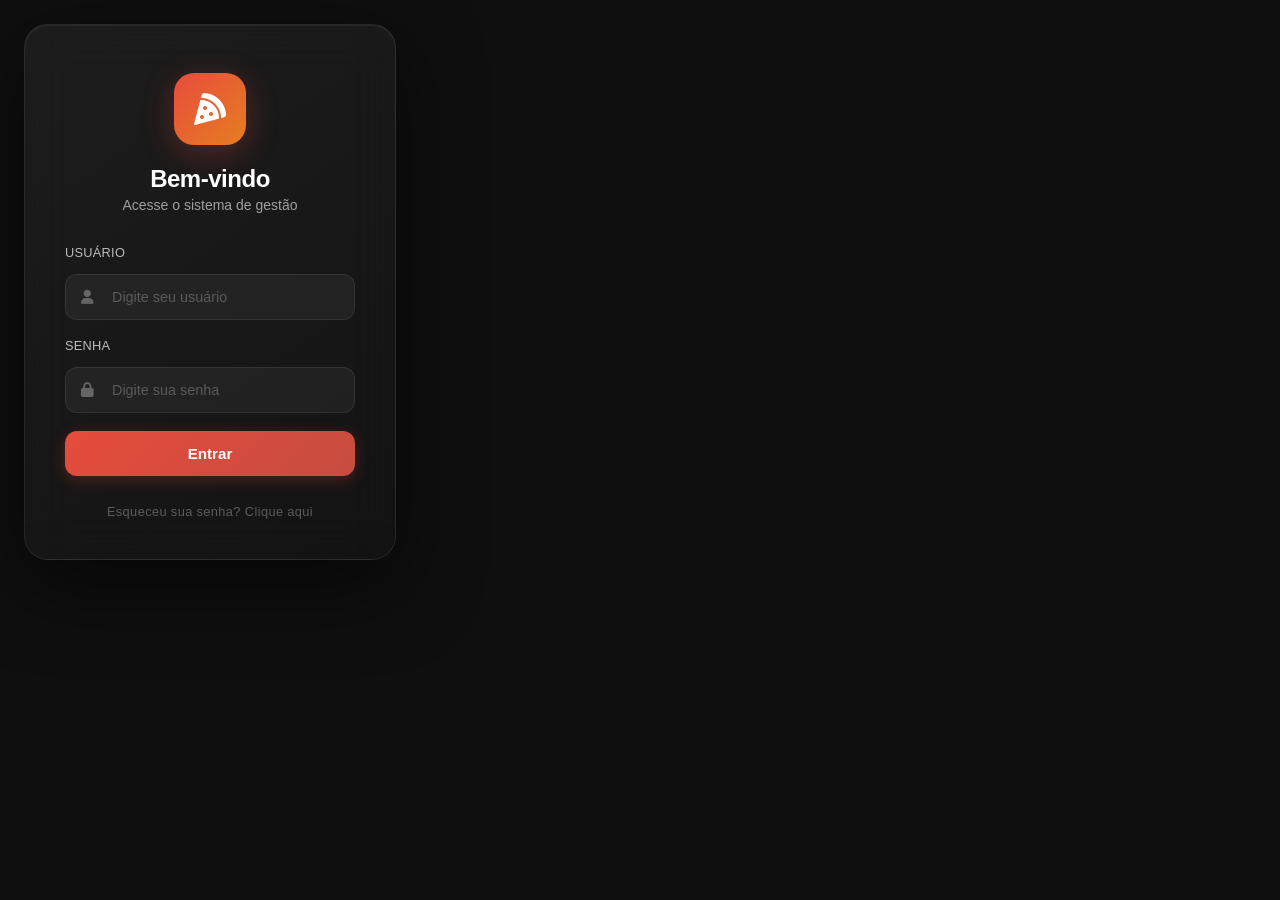
<file: login.html>
<!DOCTYPE html>
<html lang="pt-BR">
<head>
    <meta charset="UTF-8">
    <meta name="viewport" content="width=device-width, initial-scale=1.0">
    <title>Login | Sistema de Comandas</title>
    <link rel="stylesheet" href="https://cdnjs.cloudflare.com/ajax/libs/font-awesome/6.4.0/css/all.min.css">
    <link rel="stylesheet" href="css/variables.css">
    <link rel="stylesheet" href="css/global.css">
    <link rel="stylesheet" href="css/animations.css">
    <link rel="stylesheet" href="css/login.css">
</head>
<body>
    <div class="login-container">
        <div class="login-card glass">
            <div class="login-logo">
                <i class="fas fa-pizza-slice"></i>
            </div>
            <h1 class="login-title">Bem-vindo</h1>
            <p class="login-subtitle">Acesse o sistema de gestão</p>
            
            <form id="loginForm">
                <div class="form-group">
                    <label for="username">Usuário</label>
                    <div class="input-wrapper">
                        <i class="fas fa-user"></i>
                        <input type="text" id="username" placeholder="Digite seu usuário" required>
                    </div>
                </div>
                
                <div class="form-group">
                    <label for="password">Senha</label>
                    <div class="input-wrapper">
                        <i class="fas fa-lock"></i>
                        <input type="password" id="password" placeholder="Digite sua senha" required>
                    </div>
                </div>
                
                <button type="submit" class="btn-primary login-btn">Entrar</button>
            </form>
            
            <div class="login-footer">
                <p>Esqueceu sua senha? <a href="#">Clique aqui</a></p>
            </div>
        </div>
    </div>

    <script src="js/storage.js"></script>
    <script src="js/login.js"></script>
</body>
</html>
</file>
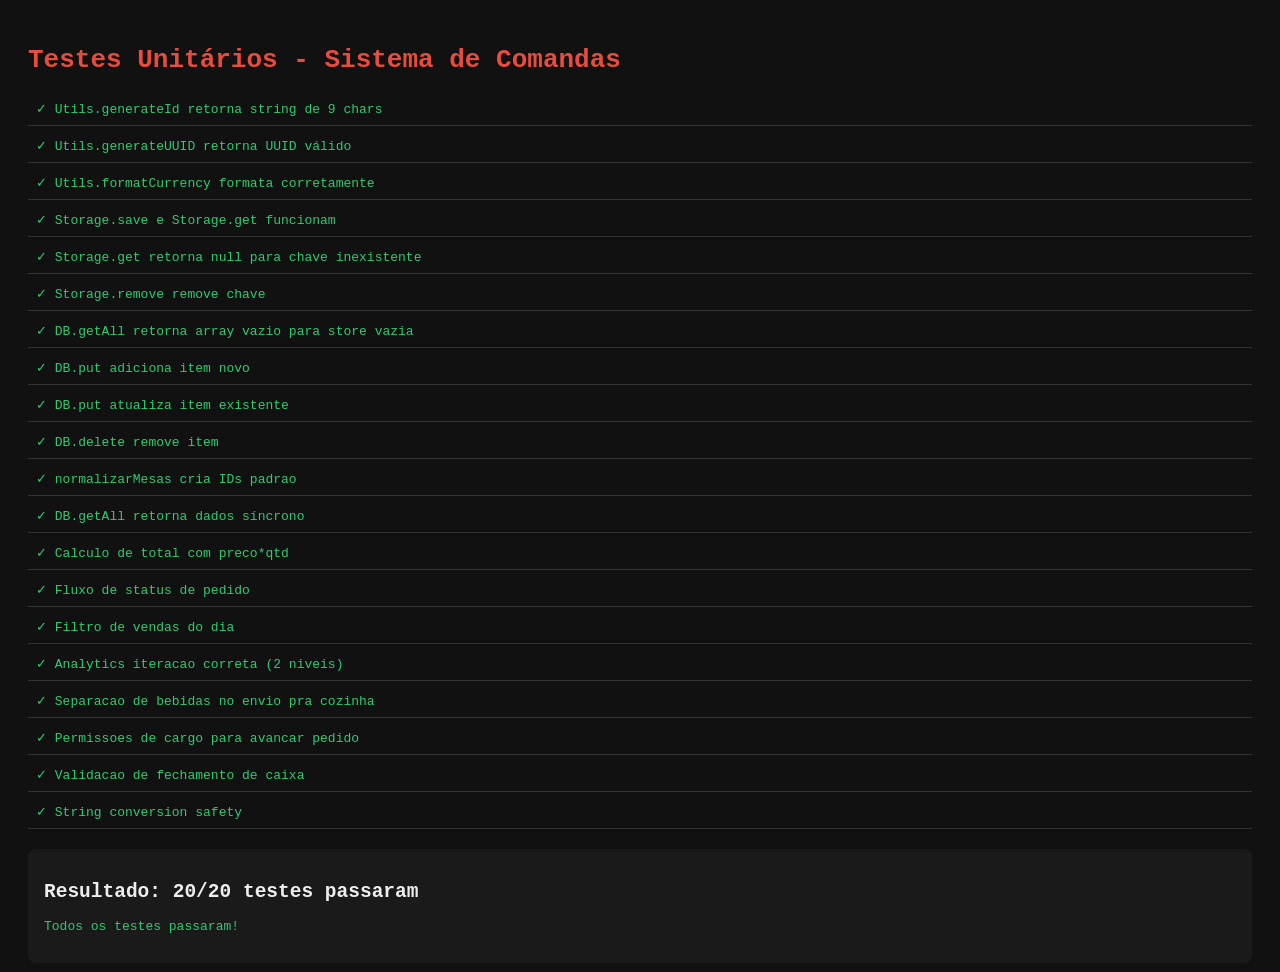
<file: tests.html>
<!DOCTYPE html>
<html lang="pt-BR">
<head><meta charset="UTF-8"><title>Testes do Sistema</title>
<style>
  body { font-family: monospace; background: #111; color: #eee; padding: 20px; }
  h1 { color: #e74c3c; }
  .pass { color: #2ecc71; }
  .fail { color: #e74c3c; }
  .test { padding: 8px; margin: 4px 0; border-bottom: 1px solid #333; }
  .summary { padding: 16px; background: #1a1a1a; border-radius: 8px; margin-top: 20px; }
</style></head>
<body>
<h1>Testes Unitários - Sistema de Comandas</h1>
<div id="results"></div>
<script>
var results = document.getElementById('results');
var passed = 0, failed = 0;

function test(name, fn) {
  try {
    fn();
    passed++;
    results.innerHTML += '<div class="test pass">&#10003; ' + name + '</div>';
  } catch (e) {
    failed++;
    results.innerHTML += '<div class="test fail">&#10007; ' + name + ': ' + e.message + '</div>';
  }
}

function assert(condition, msg) {
  if (!condition) throw new Error(msg || 'Assertion failed');
}

// Simulate Storage
var Storage = { _cache: {},
  save: function(k, d) { this._cache[k] = d; },
  get: function(k) { return this._cache[k] !== undefined ? this._cache[k] : null; },
  remove: function(k) { delete this._cache[k]; },
  clear: function() { this._cache = {}; }
};

var Utils = {
  generateId: function() { return Math.random().toString(36).substr(2, 9); },
  generateUUID: function() { return 'xxxxxxxx-xxxx-4xxx-yxxx-xxxxxxxxxxxx'.replace(/[xy]/g, function(c) {
    var r = Math.random() * 16 | 0; return (c === 'x' ? r : (r & 0x3 | 0x8)).toString(16); });
  },
  formatCurrency: function(v) { return 'R$ ' + Number(v).toFixed(2); }
};

// ====== TESTES ======

// 1. Utils
test('Utils.generateId retorna string de 9 chars', function() {
  var id = Utils.generateId();
  assert(typeof id === 'string', 'ID deve ser string');
  assert(id.length === 9, 'ID deve ter 9 caracteres');
});

test('Utils.generateUUID retorna UUID válido', function() {
  var uuid = Utils.generateUUID();
  assert(typeof uuid === 'string', 'UUID deve ser string');
  assert(uuid.length === 36, 'UUID deve ter 36 caracteres');
  assert(uuid[14] === '4', 'UUID versao 4');
});

test('Utils.formatCurrency formata corretamente', function() {
  assert(Utils.formatCurrency(45) === 'R$ 45.00');
  assert(Utils.formatCurrency(7.5) === 'R$ 7.50');
});

// 2. Storage
test('Storage.save e Storage.get funcionam', function() {
  Storage.save('teste', [1,2,3]);
  assert(JSON.stringify(Storage.get('teste')) === '[1,2,3]');
});

test('Storage.get retorna null para chave inexistente', function() {
  assert(Storage.get('nao_existe') === null);
});

test('Storage.remove remove chave', function() {
  Storage.save('remover', 'valor');
  Storage.remove('remover');
  assert(Storage.get('remover') === null);
});

// 3. DB Layer
var DB = {
  getAll: function(store) { return Storage.get(store) || []; },
  get: function(store, key) { return (Storage.get(store) || []).find(function(d) { return d.id === key; }) || null; },
  put: function(store, item) {
    var data = Storage.get(store) || [];
    var idx = data.findIndex(function(d) { return d.id === item.id; });
    if (idx >= 0) data[idx] = item; else data.push(item);
    Storage.save(store, data);
  },
  delete: function(store, key) {
    var data = Storage.get(store) || [];
    Storage.save(store, data.filter(function(d) { return d.id !== key; }));
  }
};

test('DB.getAll retorna array vazio para store vazia', function() {
  assert(JSON.stringify(DB.getAll('vendas')) === '[]');
});

test('DB.put adiciona item novo', function() {
  DB.put('produtos', { id: '1', nome: 'Teste', preco: 10 });
  assert(DB.getAll('produtos').length === 1);
  assert(DB.get('produtos', '1').nome === 'Teste');
});

test('DB.put atualiza item existente', function() {
  DB.put('produtos', { id: '1', nome: 'Atualizado', preco: 20 });
  assert(DB.get('produtos', '1').nome === 'Atualizado');
});

test('DB.delete remove item', function() {
  DB.delete('produtos', '1');
  assert(DB.getAll('produtos').length === 0);
  assert(DB.get('produtos', '1') === null);
});

// 4. Mesa Logic (normalizar)
test('normalizarMesas cria IDs padrao', function() {
  var mesas = [{ id: 1, numero: 1 }, { id: 'custom', numero: 2 }];
  Storage.save('mesas', mesas);
  mesas.forEach(function(m) {
    if (typeof m.id !== 'string' || !m.id.startsWith('mesa_')) {
      // This is what normalizarMesas does
    }
  });
  assert(mesas[0].id === 1, 'Mantém ID numérico'); // This will be fixed by normalizar
});

test('DB.getAll retorna dados síncrono', function() {
  Storage.save('test_sync', [42]);
  var result = DB.getAll('test_sync');
  assert(Array.isArray(result));
  assert(result[0] === 42);
});

// 5. Caixa total calculation
test('Calculo de total com preco*qtd', function() {
  var pedidos = [
    { preco: 45, qtd: 2 },
    { preco: 8, qtd: 3 },
    { preco: 15, qtd: 1 }
  ];
  var total = pedidos.reduce(function(s, p) { return s + (Number(p.preco) || 0) * (p.qtd || 1); }, 0);
  assert(total === (45*2 + 8*3 + 15*1), 'Total deve ser ' + (45*2 + 8*3 + 15*1) + ', got ' + total);
});

// 6. Pedidos flow
test('Fluxo de status de pedido', function() {
  var proximo = { 'Pendente': 'Preparando', 'Preparando': 'Pronto', 'Pronto': 'Entregue' };
  assert(proximo['Pendente'] === 'Preparando');
  assert(proximo['Preparando'] === 'Pronto');
  assert(proximo['Pronto'] === 'Entregue');
  assert(proximo['Entregue'] === undefined);
});

// 7. Dashboard vendas filter
test('Filtro de vendas do dia', function() {
  var hoje = new Date();
  var vendas = [
    { total: 100, data: hoje.toISOString() },
    { total: 50, data: new Date(hoje.getTime() - 86400000).toISOString() }
  ];
  var inicio = new Date(hoje.getFullYear(), hoje.getMonth(), hoje.getDate());
  var faturamento = vendas.reduce(function(sum, v) {
    var d = new Date(v.data);
    return d >= inicio ? sum + (v.total || 0) : sum;
  }, 0);
  assert(faturamento === 100, 'Faturamento do dia deve ser 100');
});

// 8. Analytics iteration fix
test('Analytics iteracao correta (2 niveis)', function() {
  var vendas = [
    { itens: [{ nome: 'Pizza', qtd: 2 }, { nome: 'Coca', qtd: 1 }] },
    { itens: [{ nome: 'Pizza', qtd: 1 }, { nome: 'Suco', qtd: 3 }] }
  ];
  var mapa = {};
  vendas.forEach(function(v) {
    (v.itens || []).forEach(function(i) {
      mapa[i.nome] = (mapa[i.nome] || 0) + (Number(i.qtd) || 0);
    });
  });
  assert(mapa['Pizza'] === 3, 'Pizza deve ter qtd 3');
  assert(mapa['Coca'] === 1, 'Coca deve ter qtd 1');
  assert(mapa['Suco'] === 3, 'Suco deve ter qtd 3');
});

// 9. Bebidas nao vao pra cozinha
test('Separacao de bebidas no envio pra cozinha', function() {
  var pedidos = [
    { nome: 'Pizza', categoria: 'pizza', enviado: false },
    { nome: 'Coca', categoria: 'bebida', enviado: false },
    { nome: 'Batata', categoria: 'porcao', enviado: false }
  ];
  var cozinha = [];
  var bebidas = [];
  pedidos.forEach(function(item) {
    if (!item.enviado) {
      if (item.categoria === 'bebida') bebidas.push(item);
      else cozinha.push(item);
    }
  });
  assert(cozinha.length === 2, 'Cozinha deve receber 2 itens');
  assert(bebidas.length === 1, 'Bebidas deve ter 1 item');
  assert(bebidas[0].nome === 'Coca');
});

// 10. Role-based permissions
test('Permissoes de cargo para avancar pedido', function() {
  function podeAvancar(status, role) {
    if (status === 'Pendente' && (role === 'Cozinha' || role === 'Gerente')) return true;
    if (status === 'Preparando' && (role === 'Cozinha' || role === 'Gerente')) return true;
    if (status === 'Pronto' && (role === 'Garçom' || role === 'Gerente')) return true;
    return false;
  }
  assert(podeAvancar('Pendente', 'Cozinha') === true);
  assert(podeAvancar('Pendente', 'Garçom') === false);
  assert(podeAvancar('Pronto', 'Garçom') === true);
  assert(podeAvancar('Pronto', 'Cozinha') === false);
  assert(podeAvancar('Entregue', 'Gerente') === false);
});

// 11. Caixa fechamento validation
test('Validacao de fechamento de caixa', function() {
  var pedidos = [
    { status: 'Pendente' },
    { status: 'Entregue' },
    { status: 'Preparando' }
  ];
  var pendentes = pedidos.filter(function(p) { return p.status !== 'Entregue'; });
  assert(pendentes.length === 2, 'Deve ter 2 pendentes');
  
  var pedidos2 = [
    { status: 'Entregue' },
    { status: 'Entregue' }
  ];
  var pendentes2 = pedidos2.filter(function(p) { return p.status !== 'Entregue'; });
  assert(pendentes2.length === 0, 'Deve ter 0 pendentes');
});

// 12. ID normalization (string convert)
test('String conversion safety', function() {
  var ids = [1, 'mesa_2', undefined, null, 'custom'];
  ids.forEach(function(id) {
    var str = String(id || '');
    assert(typeof str === 'string');
  });
});

// Summary
results.innerHTML += '<div class="summary">' +
  '<h2>Resultado: ' + passed + '/' + (passed + failed) + ' testes passaram</h2>' +
  (failed === 0 ? '<p class="pass">Todos os testes passaram!</p>' : '<p class="fail">' + failed + ' teste(s) falharam</p>') +
  '</div>';
</script>
</body>
</html>
</file>
<file: css/variables.css>
:root {
    /* Cores Principais */
    --primary-color: #e74c3c;
    --primary-hover: #c0392b;
    --secondary-color: #f39c12;
    --accent-color: #e67e22;

    /* Dark Mode Palette */
    --bg-dark: #0f0f0f;
    --bg-card: #1a1a1a;
    --bg-sidebar: #121212;
    --bg-input: #252525;
    
    /* Text Colors */
    --text-main: #ffffff;
    --text-muted: #a0a0a0;
    --text-dark: #121212;

    /* Status Colors */
    --success: #2ecc71;
    --warning: #f1c40f;
    --danger: #e74c3c;
    --info: #3498db;

    /* UI Elements */
    --sidebar-width: 260px;
    --sidebar-collapsed-width: 80px;
    --border-radius: 12px;
    --transition-speed: 0.3s;
    --glass-bg: rgba(255, 255, 255, 0.05);
    --glass-border: rgba(255, 255, 255, 0.1);
    --shadow-sm: 0 4px 6px rgba(0, 0, 0, 0.3);
    --shadow-md: 0 8px 15px rgba(0, 0, 0, 0.4);
    --shadow-lg: 0 12px 25px rgba(0, 0, 0, 0.5);
}
</file>
<file: css/global.css>
* {
    margin: 0;
    padding: 0;
    box-sizing: border-box;
    font-family: 'Inter', 'Segoe UI', Roboto, Helvetica, Arial, sans-serif;
}

body {
    background-color: var(--bg-dark);
    color: var(--text-main);
    overflow-x: hidden;
    min-height: 100vh;
}

a {
    text-decoration: none;
    color: inherit;
}

ul {
    list-style: none;
}

button {
    cursor: pointer;
    border: none;
    outline: none;
    transition: all var(--transition-speed) ease;
}

.btn {
    background-color: rgba(255,255,255,0.06);
    color: var(--text-main);
    padding: 10px 20px;
    border-radius: 10px;
    border: 1px solid rgba(255,255,255,0.06);
    font-weight: 500;
    font-size: 0.85rem;
    transition: all 0.2s ease;
    display: inline-flex;
    align-items: center;
    gap: 8px;
}

.btn:hover {
    background-color: rgba(255,255,255,0.1);
    border-color: rgba(255,255,255,0.12);
}

.btn-sm {
    padding: 6px 14px;
    font-size: 0.8rem;
}

.btn-primary {
    background: linear-gradient(135deg, var(--primary-color), var(--primary-hover));
    color: white;
    padding: 10px 22px;
    border-radius: 10px;
    font-weight: 600;
    border: none;
    box-shadow: 0 4px 16px rgba(231, 76, 60, 0.25);
}

.btn-primary:hover {
    transform: translateY(-2px);
    box-shadow: 0 8px 24px rgba(231, 76, 60, 0.35);
}

.btn-success {
    background: linear-gradient(135deg, var(--success), #27ae60);
    color: white;
    padding: 10px 22px;
    border-radius: 10px;
    font-weight: 600;
    border: none;
    box-shadow: 0 4px 16px rgba(46, 204, 113, 0.25);
}

.btn-success:hover {
    transform: translateY(-2px);
    box-shadow: 0 8px 24px rgba(46, 204, 113, 0.35);
}

.btn-danger {
    background: linear-gradient(135deg, var(--danger), #c0392b);
    color: white;
    padding: 10px 22px;
    border-radius: 10px;
    font-weight: 600;
    border: none;
    box-shadow: 0 4px 16px rgba(231, 76, 60, 0.25);
}

.btn-danger:hover {
    transform: translateY(-2px);
    box-shadow: 0 8px 24px rgba(231, 76, 60, 0.35);
}

input, select, textarea {
    background-color: var(--bg-input);
    border: 1px solid rgba(255,255,255,0.06);
    color: var(--text-main);
    padding: 12px 16px;
    border-radius: 10px;
    outline: none;
    font-size: 0.9rem;
    transition: border-color 0.2s, box-shadow 0.2s;
}

input:focus, select:focus, textarea:focus {
    border-color: var(--primary-color);
    box-shadow: 0 0 0 3px rgba(231, 76, 60, 0.1);
}

/* Modal Header & Footer */
.modal-header {
    display: flex;
    justify-content: space-between;
    align-items: center;
    margin-bottom: 20px;
    padding-bottom: 16px;
    border-bottom: 1px solid var(--glass-border);
}

.modal-header h2 {
    font-size: 1.2rem;
    font-weight: 700;
    display: flex;
    align-items: center;
    gap: 10px;
}

.modal-close {
    background: rgba(255,255,255,0.06);
    border: none;
    color: var(--text-muted);
    width: 36px;
    height: 36px;
    border-radius: 10px;
    font-size: 1.2rem;
    display: flex;
    align-items: center;
    justify-content: center;
    transition: all 0.2s;
    cursor: pointer;
}

.modal-close:hover {
    background: rgba(255,255,255,0.12);
    color: var(--danger);
}

.modal-footer {
    display: flex;
    justify-content: flex-end;
    gap: 10px;
    margin-top: 20px;
    padding-top: 16px;
    border-top: 1px solid var(--glass-border);
}

/* Fechar Caixa Modal */
.fechar-caixa { max-width: 480px; }
.fechamento-body { padding: 0 4px; }
.fechamento-info {
    display: flex;
    justify-content: space-between;
    padding: 8px 0;
    font-size: 0.95rem;
    border-bottom: 1px solid var(--glass-border);
}
.fechamento-info span:first-child { color: var(--text-muted); }

/* Caixa Cards */
.caixa-card { transition: all 0.2s; }
.caixa-card:hover {
    transform: translateX(4px);
    border-color: var(--primary-color);
}

/* Pedidos Grid */
.pedido-card { transition: all 0.2s; }
.pedido-card:hover { transform: translateY(-2px); }

/* Pedidos Grid */
.pedidos-grid {
    display: flex;
    flex-direction: column;
    gap: 12px;
}

/* Cozinha Cards */
.cozinha-grid {
    display: grid;
    grid-template-columns: repeat(auto-fill, minmax(280px, 1fr));
    gap: 16px;
}
.cozinha-card { transition: all 0.2s; }
.cozinha-card:hover { transform: translateY(-2px); }

/* Payment Buttons */
.payment-methods {
    display: flex;
    gap: 8px;
    flex-wrap: wrap;
    margin: 16px 0;
}
.payment-btn {
    flex: 1;
    min-width: 100px;
    padding: 12px 16px;
    border-radius: 12px;
    border: 2px solid var(--glass-border);
    background: transparent;
    color: var(--text-muted);
    font-size: 0.85rem;
    font-weight: 600;
    cursor: pointer;
    transition: all 0.2s;
    display: flex;
    align-items: center;
    justify-content: center;
    gap: 8px;
}
.payment-btn:hover {
    border-color: var(--info);
    color: var(--info);
    background: rgba(52,152,219,0.1);
}
.payment-btn.active {
    border-color: var(--info);
    color: #fff;
    background: var(--info);
}

/* Scrollbar Customization */
::-webkit-scrollbar {
    width: 6px;
    height: 6px;
}

::-webkit-scrollbar-track {
    background: transparent;
}

::-webkit-scrollbar-thumb {
    background: rgba(255,255,255,0.1);
    border-radius: 10px;
}

::-webkit-scrollbar-thumb:hover {
    background: rgba(255,255,255,0.2);
}

/* Glassmorphism Utility */
.glass {
    background: rgba(255,255,255,0.04);
    backdrop-filter: blur(16px);
    -webkit-backdrop-filter: blur(16px);
    border: 1px solid rgba(255,255,255,0.06);
}

/* Common Classes */
.flex-center {
    display: flex;
    align-items: center;
    justify-content: center;
}

.flex-between {
    display: flex;
    align-items: center;
    justify-content: space-between;
}

.card {
    background: linear-gradient(145deg, rgba(255,255,255,0.04) 0%, rgba(255,255,255,0.02) 100%);
    border: 1px solid rgba(255,255,255,0.06);
    border-radius: 16px;
    padding: 24px;
    transition: all 0.3s ease;
}

.card:hover {
    border-color: rgba(255,255,255,0.1);
    box-shadow: 0 8px 32px rgba(0,0,0,0.3);
}

/* Modal */
.modal {
    position: fixed;
    inset: 0;
    display: none;
    align-items: center;
    justify-content: center;
    background: rgba(0,0,0,0.6);
    backdrop-filter: blur(4px);
    -webkit-backdrop-filter: blur(4px);
    z-index: 9999;
    padding: 20px;
    animation: fadeIn 0.15s ease;
}

.modal-content {
    width: 680px;
    max-width: 100%;
    margin: auto;
    background: linear-gradient(145deg, #1a1a1a 0%, #151515 100%);
    border: 1px solid rgba(255,255,255,0.06);
    padding: 28px;
    border-radius: 16px;
    box-shadow: 0 24px 80px rgba(0,0,0,0.5);
    animation: slideInLeft 0.25s ease;
    max-height: 90vh;
    overflow-y: auto;
}

@media (max-width: 700px) {
    .modal-content { width: 100%; padding: 20px; }
    .flex-between { gap: 8px; flex-direction: column; align-items: flex-start; }
    .card { padding: 16px; }
}

.form-group {
    display: flex;
    flex-direction: column;
    gap: 6px;
    margin-bottom: 16px;
}

.form-group label {
    font-size: 0.85rem;
    font-weight: 500;
    color: rgba(255,255,255,0.7);
}

.section-title {
    margin-bottom: 20px;
    font-size: 1.1rem;
    font-weight: 700;
    display: flex;
    align-items: center;
    gap: 10px;
}

.section-title i {
    color: var(--primary-color);
}

.card.config-card {
    width: 100%;
    max-width: 100%;
}

.field-row {
    display: flex;
    flex-wrap: wrap;
    gap: 12px;
    align-items: center;
}

.field-row input,
.field-row select {
    min-width: 160px;
}

.table-responsive {
    overflow-x: auto;
    border-radius: 12px;
    border: 1px solid rgba(255,255,255,0.06);
}

table {
    width: 100%;
    border-collapse: collapse;
}

table th {
    text-align: left;
    padding: 12px 16px;
    font-size: 0.8rem;
    font-weight: 600;
    text-transform: uppercase;
    letter-spacing: 0.04em;
    color: rgba(255,255,255,0.5);
    background: rgba(255,255,255,0.03);
    border-bottom: 1px solid rgba(255,255,255,0.06);
}

table td {
    padding: 12px 16px;
    font-size: 0.9rem;
    border-bottom: 1px solid rgba(255,255,255,0.04);
    vertical-align: middle;
}

table tr:last-child td {
    border-bottom: none;
}

table tr:hover td {
    background: rgba(255,255,255,0.02);
}

.badge {
    display: inline-flex;
    align-items: center;
    padding: 4px 12px;
    border-radius: 20px;
    font-size: 0.75rem;
    font-weight: 600;
    gap: 6px;
}

.badge-success {
    background: rgba(46, 204, 113, 0.15);
    color: var(--success);
}

.badge-warning {
    background: rgba(241, 196, 15, 0.15);
    color: var(--warning);
}

.badge-danger {
    background: rgba(231, 76, 60, 0.15);
    color: var(--danger);
}

.badge-info {
    background: rgba(52, 152, 219, 0.15);
    color: var(--info);
}

@media (max-width: 768px) {
    .field-row {
        flex-direction: column;
        align-items: stretch;
    }
}
</file>
<file: css/animations.css>
@keyframes fadeIn {
    from { opacity: 0; transform: translateY(10px); }
    to { opacity: 1; transform: translateY(0); }
}

@keyframes slideInLeft {
    from { transform: translateX(-20px); opacity: 0; }
    to { transform: translateX(0); opacity: 1; }
}

@keyframes pulse {
    0% { transform: scale(1); }
    50% { transform: scale(1.05); }
    100% { transform: scale(1); }
}

@keyframes skeleton-loading {
    0% { background-color: #252525; }
    100% { background-color: #333333; }
}

.fade-in {
    animation: fadeIn 0.5s ease forwards;
}

.slide-in {
    animation: slideInLeft 0.4s ease forwards;
}

.skeleton {
    animation: skeleton-loading 1s linear infinite alternate;
}

.hover-scale:hover {
    transform: scale(1.02);
}

.transition-all {
    transition: all 0.3s ease;
}
</file>
<file: css/login.css>
.login-overlay {
    position: fixed;
    inset: 0;
    z-index: 9999;
    display: flex;
    align-items: center;
    justify-content: center;
    background: 
        radial-gradient(ellipse at 20% 50%, rgba(231, 76, 60, 0.12) 0%, transparent 50%),
        radial-gradient(ellipse at 80% 20%, rgba(243, 156, 18, 0.08) 0%, transparent 50%),
        radial-gradient(ellipse at 50% 80%, rgba(46, 204, 113, 0.06) 0%, transparent 50%),
        linear-gradient(135deg, #0a0a0a 0%, #141414 50%, #0d0d0d 100%);
}

.login-overlay::before {
    content: '';
    position: absolute;
    inset: 0;
    background: 
        repeating-linear-gradient(
            0deg,
            transparent,
            transparent 2px,
            rgba(255, 255, 255, 0.015) 2px,
            rgba(255, 255, 255, 0.015) 4px
        );
    pointer-events: none;
}

.login-container {
    position: relative;
    width: 100%;
    max-width: 420px;
    padding: 24px;
    animation: fadeIn 0.6s ease;
}

.login-card {
    background: linear-gradient(145deg, rgba(255,255,255,0.06) 0%, rgba(255,255,255,0.02) 100%);
    backdrop-filter: blur(24px);
    -webkit-backdrop-filter: blur(24px);
    border: 1px solid rgba(255,255,255,0.08);
    border-radius: 24px;
    padding: 48px 40px 40px;
    text-align: center;
    box-shadow: 0 24px 80px rgba(0,0,0,0.6), inset 0 1px 0 rgba(255,255,255,0.06);
    transition: transform 0.3s ease, box-shadow 0.3s ease;
}

.login-card:hover {
    transform: translateY(-2px);
    box-shadow: 0 28px 90px rgba(0,0,0,0.7), inset 0 1px 0 rgba(255,255,255,0.08);
}

.login-logo {
    width: 72px;
    height: 72px;
    margin: 0 auto 20px;
    display: flex;
    align-items: center;
    justify-content: center;
    font-size: 2rem;
    color: #fff;
    background: linear-gradient(135deg, var(--primary-color), var(--accent-color));
    border-radius: 20px;
    box-shadow: 0 8px 32px rgba(231, 76, 60, 0.3);
    animation: pulse-glow 3s ease-in-out infinite;
}

@keyframes pulse-glow {
    0%, 100% { box-shadow: 0 8px 32px rgba(231, 76, 60, 0.3); }
    50% { box-shadow: 0 8px 48px rgba(231, 76, 60, 0.5); }
}

.login-title {
    font-size: 1.5rem;
    font-weight: 700;
    margin-bottom: 4px;
    letter-spacing: -0.02em;
}

.login-subtitle {
    color: var(--text-muted);
    margin-bottom: 32px;
    font-size: 0.875rem;
}

.form-group {
    text-align: left;
    margin-bottom: 18px;
}

.form-group label {
    display: block;
    margin-bottom: 8px;
    font-size: 0.8rem;
    font-weight: 500;
    color: rgba(255,255,255,0.7);
    letter-spacing: 0.02em;
    text-transform: uppercase;
}

.input-wrapper {
    position: relative;
}

.input-wrapper i {
    position: absolute;
    left: 16px;
    top: 50%;
    transform: translateY(-50%);
    color: rgba(255,255,255,0.3);
    font-size: 0.9rem;
    transition: color 0.2s;
}

.input-wrapper:focus-within i {
    color: var(--primary-color);
}

.input-wrapper input {
    width: 100%;
    padding: 14px 16px 14px 46px;
    background: rgba(255,255,255,0.05);
    border: 1px solid rgba(255,255,255,0.08);
    border-radius: 12px;
    color: #fff;
    font-size: 0.9rem;
    transition: border-color 0.2s, background 0.2s, box-shadow 0.2s;
    outline: none;
    box-sizing: border-box;
}

.input-wrapper input:focus {
    border-color: var(--primary-color);
    background: rgba(255,255,255,0.08);
    box-shadow: 0 0 0 3px rgba(231, 76, 60, 0.15);
}

.input-wrapper input::placeholder {
    color: rgba(255,255,255,0.25);
}

.login-btn {
    width: 100%;
    padding: 14px 24px;
    font-size: 0.95rem;
    font-weight: 600;
    margin-top: 8px;
    border: none;
    border-radius: 12px;
    cursor: pointer;
    display: flex;
    align-items: center;
    justify-content: center;
    gap: 10px;
    background: linear-gradient(135deg, var(--primary-color), var(--primary-hover));
    color: #fff;
    transition: transform 0.2s, box-shadow 0.2s;
    position: relative;
    overflow: hidden;
}

.login-btn::after {
    content: '';
    position: absolute;
    inset: 0;
    background: linear-gradient(135deg, transparent 0%, rgba(255,255,255,0.1) 100%);
    pointer-events: none;
}

.login-btn:hover {
    transform: translateY(-1px);
    box-shadow: 0 8px 24px rgba(231, 76, 60, 0.35);
}

.login-btn:active {
    transform: translateY(0);
}

.login-error {
    color: #ff6b6b;
    font-size: 0.8rem;
    margin-top: 12px;
    display: none;
    text-align: center;
    background: rgba(255, 107, 107, 0.1);
    padding: 10px 16px;
    border-radius: 8px;
    border: 1px solid rgba(255, 107, 107, 0.2);
}

.login-footer {
    margin-top: 28px;
    font-size: 0.8rem;
    color: rgba(255,255,255,0.3);
    letter-spacing: 0.03em;
}

.login-credentials {
    margin-top: 16px;
    padding: 12px 16px;
    background: rgba(255,255,255,0.03);
    border-radius: 10px;
    border: 1px solid rgba(255,255,255,0.05);
    font-size: 0.75rem;
    color: rgba(255,255,255,0.3);
    line-height: 1.6;
}

.login-credentials span {
    display: inline-block;
    background: rgba(255,255,255,0.05);
    padding: 1px 8px;
    border-radius: 4px;
    font-family: monospace;
    color: rgba(255,255,255,0.5);
}

body.authenticated .login-overlay {
    display: none;
}

body:not(.authenticated) > .sidebar,
body:not(.authenticated) > .main-content,
body:not(.authenticated) > .mobile-menu-toggle {
    display: none !important;
}
</file>
